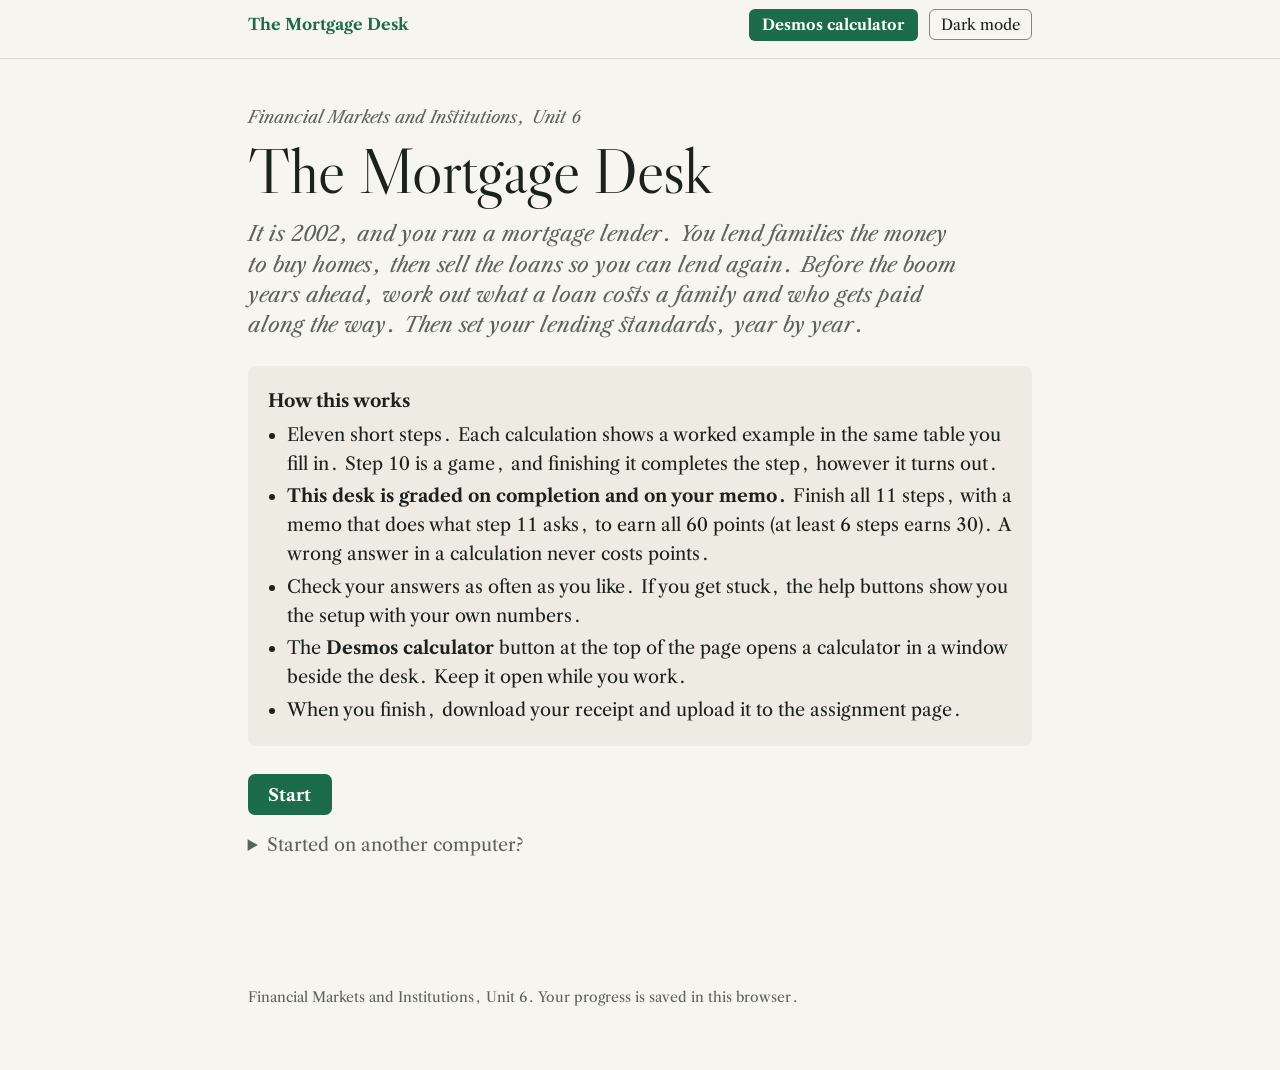
<file: index.html>
<!doctype html>
<html lang="en">
<head>
<meta charset="utf-8">
<meta name="viewport" content="width=device-width, initial-scale=1">
<title>The Mortgage Desk</title>
<meta name="description" content="Financial Markets and Institutions, Unit 6. Work out what a mortgage costs a family, follow a loan through the machine, and run a mortgage lender from 2002 to 2008.">
<link rel="icon" href="data:,">
<link rel="preconnect" href="https://fonts.googleapis.com">
<link rel="preconnect" href="https://fonts.gstatic.com" crossorigin>
<link href="https://fonts.googleapis.com/css2?family=Libre+Caslon+Display&family=Libre+Caslon+Text:ital,wght@0,400;0,700;1,400&family=IBM+Plex+Mono:wght@400;500&display=swap" rel="stylesheet">
<link rel="stylesheet" href="desk.css">
</head>
<body>
<script src="config.js"></script>
<script src="desk-engine.js"></script>
</body>
</html>
</file>
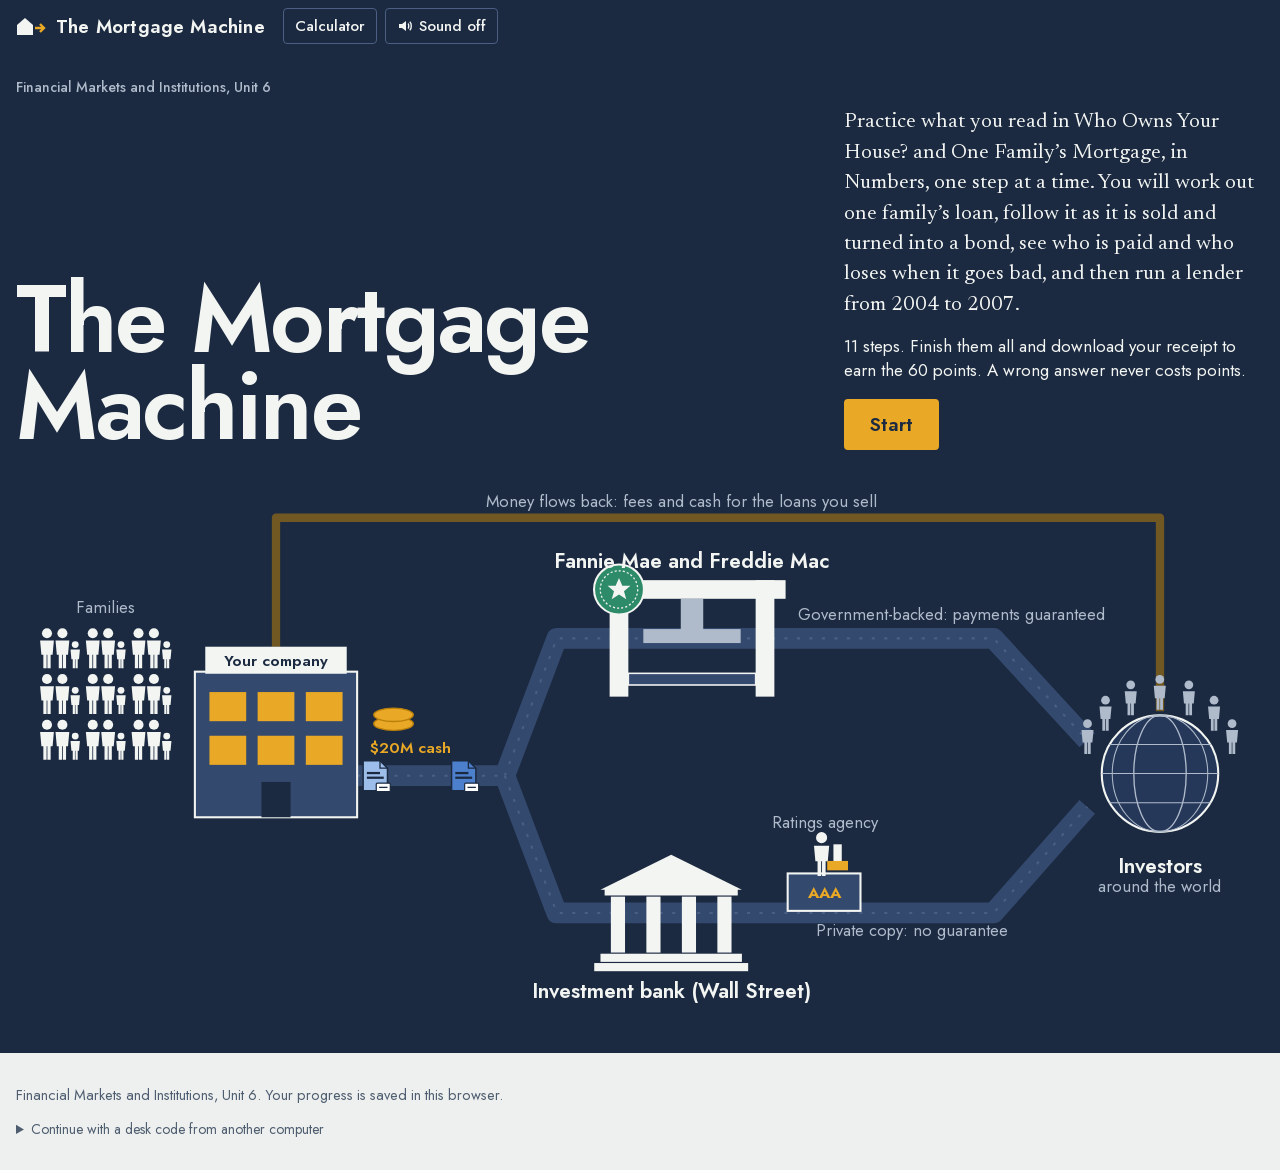
<file: v2/index.html>
<!doctype html>
<html lang="en">
<head>
<meta charset="utf-8">
<meta name="viewport" content="width=device-width, initial-scale=1">
<title>The Mortgage Machine</title>
<meta name="description" content="Financial Markets and Institutions, Unit 6. Price one family's mortgage, watch the machine that sells it on, and run a mortgage lender from 2002 to 2008.">
<link rel="icon" href="data:image/svg+xml,%3Csvg xmlns='http://www.w3.org/2000/svg' viewBox='0 0 32 32'%3E%3Crect width='32' height='32' fill='%231B2A41'/%3E%3Cpath d='M5 15 L14 7 L23 15 V26 H5Z' fill='%23F3F5F2'/%3E%3Ccircle cx='25' cy='22' r='5' fill='%23E9A825'/%3E%3C/svg%3E">
<link rel="preload" href="fonts/jost.woff2" as="font" type="font/woff2" crossorigin>
<link rel="stylesheet" href="css/machine.css">
</head>
<body>
<script src="js/core.js"></script>
<script src="js/rules.js"></script>
<script src="js/hpi.js"></script>
<script src="js/photos.js"></script>
<script src="js/art.js"></script>
<script src="js/app.js"></script>
<script src="js/game.js"></script>
<script>window.MM.boot();</script>
</body>
</html>
</file>
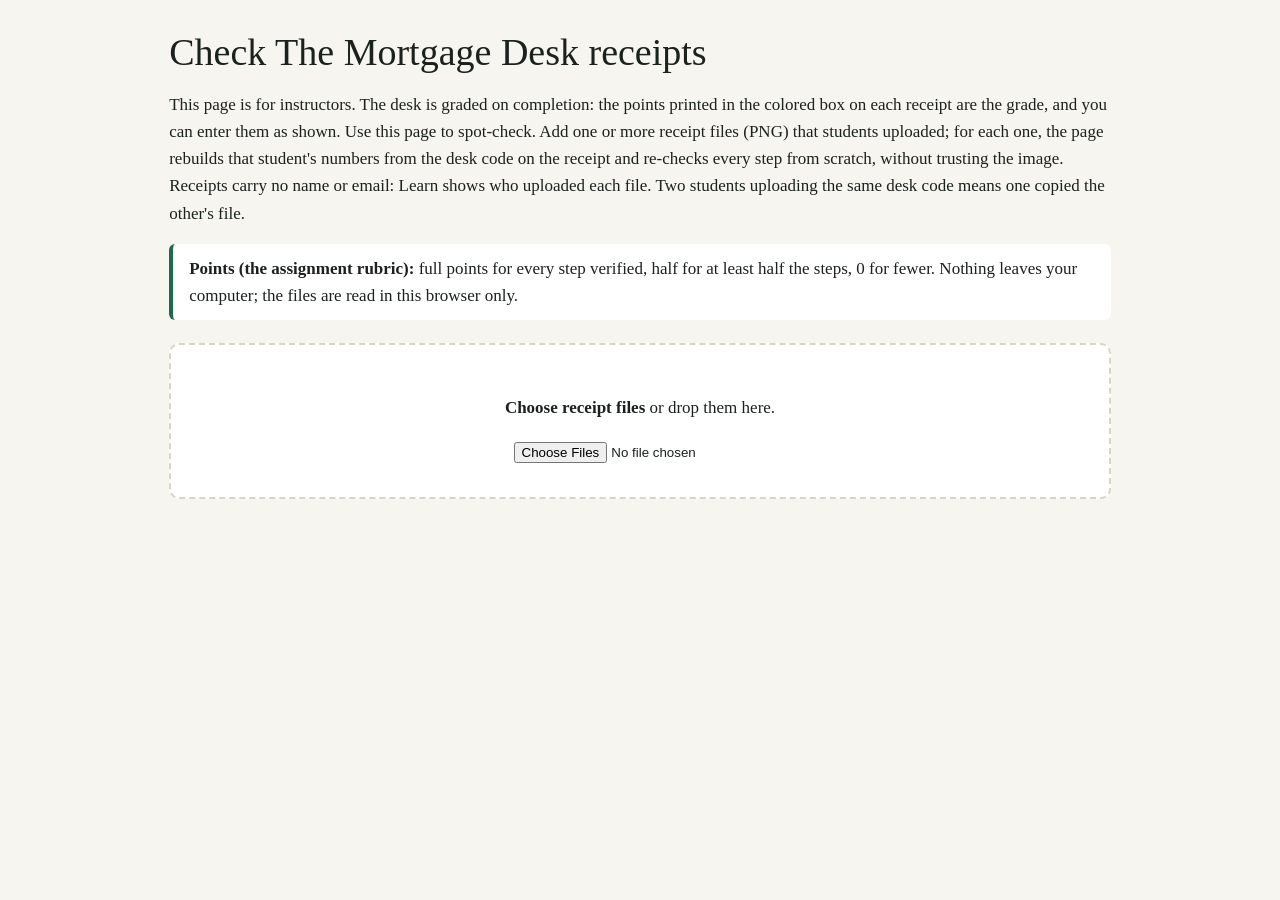
<file: verify.html>
<!doctype html>
<html lang="en">
<head>
<meta charset="utf-8">
<link rel="icon" href="data:,">
<meta name="viewport" content="width=device-width, initial-scale=1">
<title>Check Desk Receipts</title>
<style>
:root{color-scheme:light dark;--bg:#F7F5F0;--surface:#fff;--ink:#1B211D;--muted:#5C625D;--line:#D9D4C8;--ok:#1C7340;--ok-tint:#E0F2E5;--bad:#A8261E;--bad-tint:#FBE7E4;--brand:#1C6B4A}
@media (prefers-color-scheme:dark){:root{--bg:#121815;--surface:#18201C;--ink:#E9EEEA;--muted:#AEBAB3;--line:#2F3B35;--ok:#7DD49A;--ok-tint:#173324;--bad:#FF8D84;--bad-tint:#42201E;--brand:#7DD49A}}
*{box-sizing:border-box}
body{margin:0;background:var(--bg);color:var(--ink);font:17px/1.6 Georgia,'Iowan Old Style',serif}
main{max-width:980px;margin:0 auto;padding:2rem 1.2rem 4rem}
h1{font:400 38px/1.1 Georgia,serif;margin:0 0 .6rem}
.drop{border:2px dashed var(--line);border-radius:10px;padding:2rem;text-align:center;background:var(--surface);margin:1.4rem 0}
.drop.over{border-color:var(--brand)}
:focus-visible{outline:2.5px solid var(--ink);outline-offset:3px}
table{border-collapse:collapse;width:100%;font-size:15px;margin-top:1rem}
th,td{border-bottom:1px solid var(--line);padding:.45rem .5rem;text-align:left;vertical-align:top}
th{font-size:14px}
.ok{color:var(--ok);font-weight:700}.bad{color:var(--bad);font-weight:700}
.note{background:var(--surface);border-left:4px solid var(--brand);padding:.7rem 1rem;border-radius:6px}
code{font-family:ui-monospace,Menlo,monospace;font-size:14px}
</style>
</head>
<body>
<main>
  <h1 id="vt">Check desk receipts</h1>
  <p>This page is for instructors. The desk is graded on completion: the points printed in the colored box on each receipt are the grade, and you can enter them as shown. Use this page to spot-check. Add one or more receipt files (PNG) that students uploaded; for each one, the page rebuilds that student's numbers from the desk code on the receipt and re-checks every step from scratch, without trusting the image. Receipts carry no name or email: Learn shows who uploaded each file. Two students uploading the same desk code means one copied the other's file.</p>
  <p class="note"><b>Points (the assignment rubric):</b> full points for every step verified, half for at least half the steps, 0 for fewer. Nothing leaves your computer; the files are read in this browser only.</p>
  <div class="drop" id="drop">
    <p><label for="files"><b>Choose receipt files</b></label> or drop them here.</p>
    <input type="file" id="files" accept="image/png" multiple>
  </div>
  <div aria-live="polite" id="out"></div>
</main>
<script>window.DESK_NO_UI = true;</script>
<script src="config.js"></script>
<script src="desk-engine.js"></script>
<script>
(function(){
const Desk=DeskEngine.make(window.DESK); document.getElementById('vt').textContent='Check '+DESK.story.title+' receipts'; document.title=document.getElementById('vt').textContent;
const out=document.getElementById('out');
const rows=[];
function esc(s){return String(s==null?'':s).replace(/[&<>"']/g,c=>({'&':'&amp;','<':'&lt;','>':'&gt;','"':'&quot;',"'":'&#39;'}[c]))}
async function handle(files){
  for(const f of files){
    const bytes=new Uint8Array(await f.arrayBuffer());
    const text=Desk.readTextChunk(bytes);
    if(!text){rows.push({file:f.name,error:'No receipt data found. This is not a receipt from this desk, or the image was re-saved (a screenshot or an edited copy loses the data).'});continue;}
    const p=Desk.decodeReceipt(text);
    if(!p){rows.push({file:f.name,error:'The receipt data could not be read.'});continue;}
    const v=Desk.verifyPayload(p);
    rows.push({file:f.name,p,v});
  }
  render();
}
function render(){
  const seen={};rows.forEach(r=>{if(r.p&&r.p.code)seen[r.p.code]=(seen[r.p.code]||0)+1;});
  const dup=r=>seen[r.p.code]>1?' <span class="bad">(same code as another file)</span>':'';
  let h='<table><thead><tr><th scope="col">File</th><th scope="col">Desk code</th><th scope="col">Verified steps</th><th scope="col">Points</th><th scope="col">Checks</th></tr></thead><tbody>';
  for(const r of rows){
    if(r.error){h+=`<tr><td>${esc(r.file)}</td><td colspan="4" class="bad">${esc(r.error)}</td></tr>`;continue;}
    const pts=r.v.points;
    const flags=r.v.problems.length?`<span class="bad">${r.v.problems.map(esc).join('<br>')}</span>`:'<span class="ok">Receipt is intact and every completed step checks out.</span>';
    const att=r.v.rows.map(x=>`${esc(x.label)} ${x.verified?'✓':'–'}${x.attempts?' ('+x.attempts+(x.help?', help '+x.help:'')+')':''}`).join('<br>');
    h+=`<tr><td>${esc(r.file)}</td><td><code>${esc(Desk.h.fmtCode(r.p.code||''))}</code>${dup(r)}<br><small>Issued ${esc(new Date(r.p.issued).toLocaleString())}, code ${esc(Desk.shortCode(r.p.sum||'000000000000'))}</small></td><td>${r.v.done} of ${r.v.total}<br><small>${att}</small></td><td>${pts}</td><td>${flags}${r.p.memo?`<details><summary>Student's note</summary><p>${esc(r.p.memo)}</p></details>`:''}</td></tr>`;
  }
  h+='</tbody></table><p><small>In the step list, the numbers in parentheses are how many times the student pressed Check, and the help level they opened (1 = first row shown, 2 = every row shown). Help never reduces points.</small></p>';
  out.innerHTML=h;
}
const inp=document.getElementById('files'),drop=document.getElementById('drop');
inp.addEventListener('change',()=>handle(inp.files));
['dragenter','dragover'].forEach(e=>drop.addEventListener(e,ev=>{ev.preventDefault();drop.classList.add('over')}));
['dragleave','drop'].forEach(e=>drop.addEventListener(e,ev=>{ev.preventDefault();drop.classList.remove('over')}));
drop.addEventListener('drop',ev=>handle(ev.dataTransfer.files));
})();
</script>
</body>
</html>
</file>
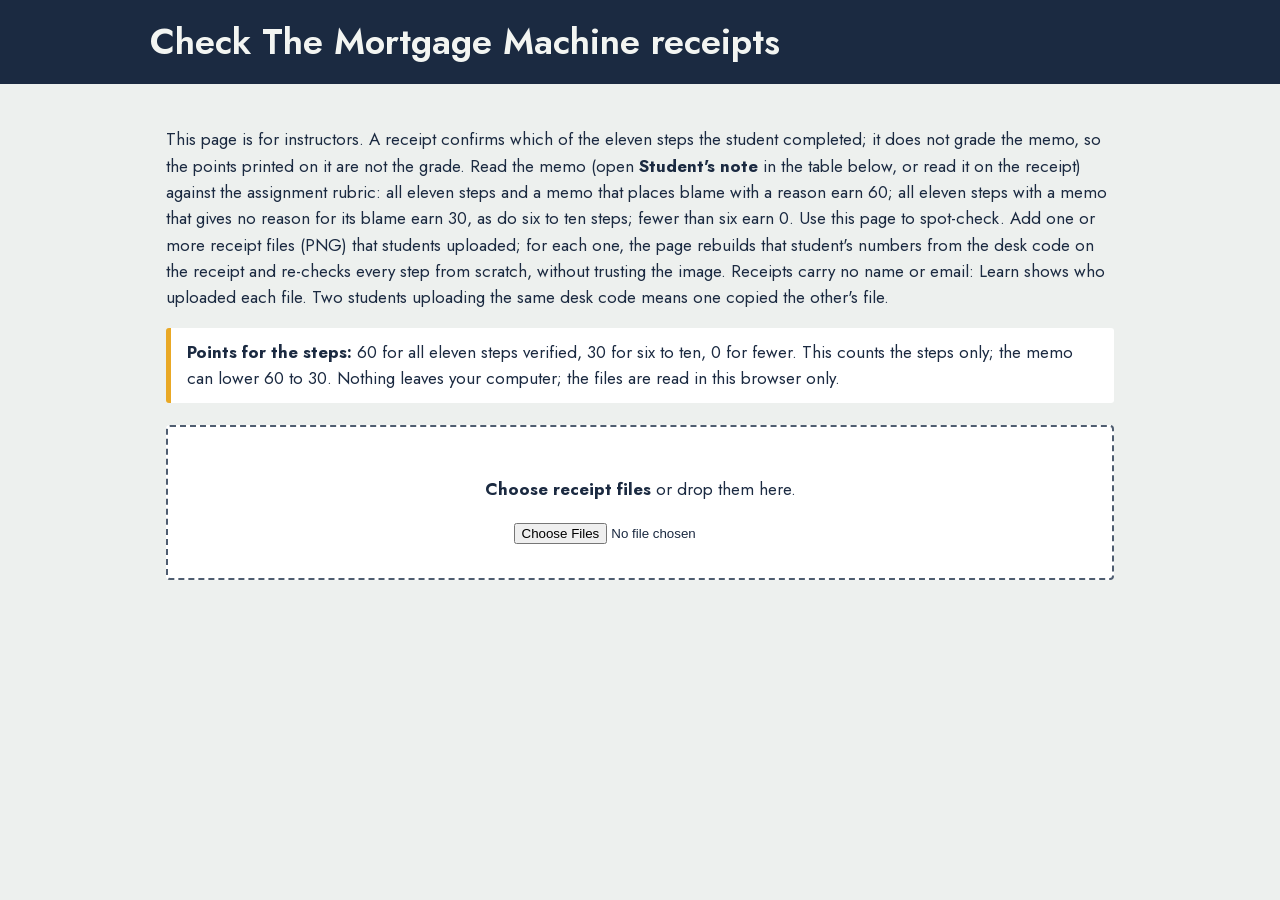
<file: v2/verify.html>
<!doctype html>
<html lang="en">
<head>
<meta charset="utf-8">
<link rel="icon" href="data:,">
<meta name="viewport" content="width=device-width, initial-scale=1">
<title>Check Desk Receipts</title>
<style>
@font-face{font-family:'Jost';src:url(fonts/jost.woff2) format('woff2');font-weight:300 700}
:root{--bg:#EDF0EE;--surface:#fff;--ink:#1B2A41;--muted:#4F5D70;--line:#CBD3D6;--ok:#23735A;--bad:#B03515;--brand:#1B2A41}
*{box-sizing:border-box}
body{margin:0;background:var(--bg);color:var(--ink);font:17px/1.55 Jost,Futura,system-ui,sans-serif}
header{background:var(--ink);color:#F3F5F2;padding:22px 16px}
header div{max-width:980px;margin:0 auto}
main{max-width:980px;margin:0 auto;padding:1.6rem 16px 4rem}
h1{font:600 36px/1.1 Jost,sans-serif;margin:0}
.drop{border:2px dashed var(--muted);border-radius:4px;padding:2rem;text-align:center;background:var(--surface);margin:1.4rem 0}
.drop.over{border-color:var(--ink)}
:focus-visible{outline:3px solid var(--ink);outline-offset:3px}
table{border-collapse:collapse;width:100%;font-size:15px;margin-top:1rem;background:var(--surface)}
th,td{border-bottom:1px solid var(--line);padding:.5rem .55rem;text-align:left;vertical-align:top}
th{font-size:14px;font-weight:500;color:var(--muted)}
.ok{color:var(--ok);font-weight:600}.bad{color:var(--bad);font-weight:600}
.note{background:var(--surface);border-left:5px solid #E9A825;padding:.7rem 1rem;border-radius:3px}
code{font-family:ui-monospace,Menlo,monospace;font-size:14px}
</style>
</head>
<body>
<header><div><h1 id="vt">Check desk receipts</h1></div></header>
<main>
  <p>This page is for instructors. A receipt confirms which of the eleven steps the student completed; it does not grade the memo, so the points printed on it are not the grade. Read the memo (open <b>Student's note</b> in the table below, or read it on the receipt) against the assignment rubric: all eleven steps and a memo that places blame with a reason earn 60; all eleven steps with a memo that gives no reason for its blame earn 30, as do six to ten steps; fewer than six earn 0. Use this page to spot-check. Add one or more receipt files (PNG) that students uploaded; for each one, the page rebuilds that student's numbers from the desk code on the receipt and re-checks every step from scratch, without trusting the image. Receipts carry no name or email: Learn shows who uploaded each file. Two students uploading the same desk code means one copied the other's file.</p>
  <p class="note"><b>Points for the steps:</b> 60 for all eleven steps verified, 30 for six to ten, 0 for fewer. This counts the steps only; the memo can lower 60 to 30. Nothing leaves your computer; the files are read in this browser only.</p>
  <div class="drop" id="drop">
    <p><label for="files"><b>Choose receipt files</b></label> or drop them here.</p>
    <input type="file" id="files" accept="image/png" multiple>
  </div>
  <div aria-live="polite" id="out"></div>
</main>
<script>window.DESK_NO_UI = true;</script>
<script src="js/core.js"></script>
<script src="js/rules.js"></script>
<script>window.DESK_V2 = window.DESK;</script>
<script src="js/rules-v1.js"></script>
<script>window.DESK_V1 = window.DESK; window.DESK = window.DESK_V2;</script>
<script>
(function(){
const DESKS={1:DeskEngine.make(window.DESK_V1),3:DeskEngine.make(window.DESK_V2)}; const Desk=DESKS[3]; /* version 1 receipts are checked with version 1 rules (rule 16) */ document.getElementById('vt').textContent='Check '+DESK.story.title+' receipts'; document.title=document.getElementById('vt').textContent;
const out=document.getElementById('out');
const rows=[];
function esc(s){return String(s==null?'':s).replace(/[&<>"']/g,c=>({'&':'&amp;','<':'&lt;','>':'&gt;','"':'&quot;',"'":'&#39;'}[c]))}
async function handle(files){
  for(const f of files){
    const bytes=new Uint8Array(await f.arrayBuffer());
    const text=Desk.readTextChunk(bytes);
    if(!text){rows.push({file:f.name,error:'No receipt data found. This is not a receipt from this desk, or the image was re-saved (a screenshot or an edited copy loses the data).'});continue;}
    const p=Desk.decodeReceipt(text);
    if(!p){rows.push({file:f.name,error:'The receipt data could not be read.'});continue;}
    const v=(DESKS[p.v]||Desk).verifyPayload(p);
    rows.push({file:f.name,p,v});
  }
  render();
}
function render(){
  const seen={};rows.forEach(r=>{if(r.p&&r.p.code)seen[r.p.code]=(seen[r.p.code]||0)+1;});
  const dup=r=>seen[r.p.code]>1?' <span class="bad">(same code as another file)</span>':'';
  let h='<table><thead><tr><th scope="col">File</th><th scope="col">Desk code</th><th scope="col">Verified steps</th><th scope="col">Points for the steps</th><th scope="col">Checks</th></tr></thead><tbody>';
  for(const r of rows){
    if(r.error){h+=`<tr><td>${esc(r.file)}</td><td colspan="4" class="bad">${esc(r.error)}</td></tr>`;continue;}
    const pts=r.v.points;
    const flags=r.v.problems.length?`<span class="bad">${r.v.problems.map(esc).join('<br>')}</span>`:'<span class="ok">Receipt is intact and every completed step checks out.</span>';
    const att=r.v.rows.map(x=>`${esc(x.label)} ${x.verified?'✓':'✗'}${x.attempts?' ('+x.attempts+(x.help?', help '+x.help:'')+')':''}`).join('<br>');
    h+=`<tr><td>${esc(r.file)}</td><td><code>${esc(Desk.h.fmtCode(r.p.code||''))}</code>${dup(r)}<br><small>Issued ${esc(new Date(r.p.issued).toLocaleString())}, code ${esc(Desk.shortCode(r.p.sum||'000000000000'))}</small></td><td>${r.v.done} of ${r.v.total}<br><small>${att}</small></td><td>${pts}</td><td>${flags}${r.p.memo?`<details><summary>Student's note</summary><p>${esc(r.p.memo)}</p></details>`:''}</td></tr>`;
  }
  h+='</tbody></table><p><small>In the step list, the numbers in parentheses are how many times the student pressed Check, and the help level they opened (1 = first row shown, 2 = every row shown). Help never reduces points.</small></p>';
  out.innerHTML=h;
}
const inp=document.getElementById('files'),drop=document.getElementById('drop');
inp.addEventListener('change',()=>handle(inp.files));
['dragenter','dragover'].forEach(e=>drop.addEventListener(e,ev=>{ev.preventDefault();drop.classList.add('over')}));
['dragleave','drop'].forEach(e=>drop.addEventListener(e,ev=>{ev.preventDefault();drop.classList.remove('over')}));
drop.addEventListener('drop',ev=>handle(ev.dataTransfer.files));
})();
</script>
</body>
</html>
</file>
<file: desk.css>
/* Shared desk styles (from FINAN IV Unit 5, 2026-11-02). */
:root{color-scheme:light;
  --bg:#F7F5F0;--surface:#FFFFFF;--panel:#EEEBE3;--line:#D9D4C8;--line-strong:#8A8475;
  --ink:#1B211D;--muted:#5C625D;--brand:#1C6B4A;--brand-ink:#FFFFFF;--brand-tint:#E2F0E8;
  --ok:#1C7340;--ok-tint:#E0F2E5;--bad:#A8261E;--bad-tint:#FBE7E4;--hint:#3B5469;--hint-tint:#E5ECF2;--focus:#1B211D;--hl:#FFF1B8;
  --serif:'Libre Caslon Text','Iowan Old Style',Georgia,serif;--display:'Libre Caslon Display','Libre Caslon Text',Georgia,serif;
  --mono:'IBM Plex Mono',ui-monospace,Menlo,Consolas,monospace;}
:root[data-theme="dark"]{color-scheme:dark;
  --bg:#121815;--surface:#18201C;--panel:#1F2924;--line:#2F3B35;--line-strong:#71807A;
  --ink:#E9EEEA;--muted:#AEBAB3;--brand:#7DD49A;--brand-ink:#0F1512;--brand-tint:#1B3326;
  --ok:#7DD49A;--ok-tint:#173324;--bad:#FF8D84;--bad-tint:#42201E;--hint:#A8BCCE;--hint-tint:#1C2A36;--focus:#E9EEEA;--hl:#4A4220;}
*{box-sizing:border-box}
[hidden]{display:none!important}
html,body{margin:0}
body{background:var(--bg);color:var(--ink);font:18px/1.6 var(--serif);font-variant-numeric:lining-nums tabular-nums}
a{color:var(--ink);text-underline-offset:.2em}
:focus-visible{outline:2.5px solid var(--focus);outline-offset:3px;border-radius:3px}
.sr-only{position:absolute;width:1px;height:1px;padding:0;margin:-1px;overflow:hidden;clip:rect(0,0,0,0);white-space:nowrap;border:0}
.skip{position:absolute;left:-9999px;top:0;background:var(--brand);color:var(--brand-ink);padding:.6rem 1rem;z-index:10}
.skip:focus{left:0}
header.bar{position:sticky;top:0;z-index:5;background:var(--bg);border-bottom:1px solid var(--line)}
.bar-in{max-width:820px;margin:0 auto;padding:.55rem 1.1rem;display:flex;align-items:center;gap:.7rem;flex-wrap:wrap}
.brand{font-style:italic;color:var(--muted);font-size:16px;margin-right:auto}
.brand b{font-style:normal;color:var(--brand);font-weight:700}
.btn-quiet{font:15px var(--serif);background:none;border:1px solid var(--line-strong);color:var(--ink);border-radius:6px;padding:.3rem .7rem;cursor:pointer}
.btn-quiet[aria-pressed="true"]{background:var(--ink);color:var(--bg);border-color:var(--ink)}
.btn-calc{text-decoration:none;display:inline-block;font:700 15px var(--serif);background:var(--brand);color:var(--brand-ink);border:0;border-radius:6px;padding:.4rem .85rem;cursor:pointer}
nav.steps{max-width:820px;margin:0 auto;padding:0 1.1rem .55rem;overflow-x:auto}
nav.steps ol{display:flex;flex-wrap:wrap;gap:6px;list-style:none;margin:0;padding:0}
nav.steps button{font:14px var(--serif);border:1.5px solid var(--line-strong);background:var(--surface);color:var(--ink);border-radius:999px;padding:.2rem .7rem;cursor:pointer}
nav.steps button.done{background:var(--brand);border-color:var(--brand);color:var(--brand-ink)}
nav.steps button.done::before{content:"✓ "}
nav.steps button[aria-current="step"]{outline:2px solid var(--ink);outline-offset:2px}
.navnote{max-width:820px;margin:0 auto;padding:0 1.1rem .5rem;font-size:14px;color:var(--muted)}
main{max-width:820px;margin:0 auto;padding:1.2rem 1.1rem 7rem}
.kicker{font-style:italic;color:var(--muted);margin:1.6rem 0 .5rem;font-size:17px}
h1{font:400 clamp(40px,7vw,64px)/1 var(--display);letter-spacing:-.01em;margin:0 0 1rem}
.dek{font-style:italic;font-size:21px;line-height:1.45;color:var(--muted);max-width:34em;margin:0 0 1.6rem}
h2{font:400 30px/1.15 var(--display);margin:0 0 .5rem}
h3{font:700 18px var(--serif);margin:1.2rem 0 .3rem}
.place{font-style:italic;color:var(--muted);margin:0 0 .8rem}
.box{background:var(--panel);border-radius:8px;padding:1rem 1.25rem;margin:0 0 1.4rem}
.box p{margin:.3rem 0}.box ul{margin:.3rem 0;padding-left:1.2rem}.box li{margin:.25rem 0}
form.start{display:grid;gap:1rem;max-width:30rem}
.start{display:grid;gap:1rem;max-width:30rem}
.resume summary{cursor:pointer;color:var(--muted)}
.resume form{display:grid;gap:.6rem;margin-top:.8rem}
.code{font-family:var(--mono);letter-spacing:.06em}
label{display:block;font-weight:700;font-size:16px;margin-bottom:.25rem}
.field-help{font-size:15px;color:var(--muted);margin:.25rem 0 0}
input[type=text],input[type=email],textarea{width:100%;font:18px var(--serif);padding:.55rem .7rem;border:1.5px solid var(--line-strong);border-radius:6px;background:var(--surface);color:var(--ink)}
textarea{min-height:9rem;line-height:1.5}
input.money{font:500 19px var(--mono);width:14rem;max-width:100%;padding:.5rem .7rem;border:1.5px solid var(--line-strong);border-radius:6px;background:var(--surface);color:var(--ink)}
.btn{text-decoration:none;display:inline-block;font:700 17px var(--serif);background:var(--brand);color:var(--brand-ink);border:0;border-radius:7px;padding:.65rem 1.3rem;cursor:pointer}
.btn[disabled]{opacity:.5;cursor:not-allowed}
.btn.secondary{background:transparent;color:var(--ink);border:1.5px solid var(--line-strong)}
.btn.small{font-size:15px;padding:.4rem .9rem}
.memo{background:var(--surface);border:1px solid var(--line);border-radius:10px;padding:1.4rem 1.5rem 1.2rem;box-shadow:0 1px 0 var(--line)}
.memo-head{display:flex;justify-content:space-between;gap:1rem;flex-wrap:wrap;font-size:15px;color:var(--muted);border-bottom:1px solid var(--line);padding-bottom:.6rem;margin-bottom:1rem}
.memo-head b{color:var(--ink)}
.stamp{font:500 13px var(--mono);letter-spacing:.06em;text-transform:uppercase;border:1.5px solid currentColor;border-radius:4px;padding:.05rem .45rem;color:var(--brand)}
.memo p{margin:.5rem 0}
.tw{overflow-x:auto;max-width:100%}
table.cf{border-collapse:collapse;margin:1rem 0 .5rem;font:16px var(--mono);width:100%;max-width:44rem}
table.cf caption{text-align:left;font:italic 15px var(--serif);color:var(--muted);padding-bottom:.35rem}
table.cf th{font:700 14px var(--serif);text-align:right;padding:.35rem .6rem;border-bottom:1.5px solid var(--line-strong);vertical-align:bottom}
table.cf th:first-child,table.cf td:first-child{text-align:left}
table.cf td{text-align:right;padding:.3rem .6rem;border-bottom:1px solid var(--line);vertical-align:middle;white-space:nowrap}
table.cf tfoot td[colspan]{white-space:normal;text-align:left}
table.cf td.neg{color:var(--bad)}
table.cf td.lbl{font:16px var(--serif);white-space:normal;text-align:left}
table.cf td .ex{display:block;font-size:12.5px;color:var(--muted)}
table.cf input{font:15px var(--mono);width:9.5rem;text-align:right;padding:.2rem .35rem;border:1.5px solid var(--line-strong);border-radius:4px;background:var(--surface);color:var(--ink)}
table.cf input.good{border-color:var(--ok);background:var(--ok-tint)}
table.cf input.wrong{border-color:var(--bad);background:var(--bad-tint)}
table.cf input[readonly]{background:var(--panel);border-style:dashed}
table.cf .mark{display:inline-block;width:1.2em;text-align:center;font-family:var(--serif)}
table.cf tfoot td{border-bottom:0;padding-top:.45rem}
table.cf tfoot tr.total td{font-weight:500;border-top:1.5px solid var(--line-strong)}
table.cf tr.hl td{background:var(--hl)}
.reveal{animation:fade .35s ease}
@keyframes fade{from{opacity:0}to{opacity:1}}
@media (prefers-reduced-motion:reduce){.reveal{animation:none}}
.pair{display:grid;grid-template-columns:1fr 1fr;gap:1rem}
@media (max-width:680px){header.bar{position:static}.pair{grid-template-columns:1fr}table.cf{font-size:13px}table.cf input{width:6.4rem;font-size:13px}table.cf th,table.cf td{padding:.3rem .2rem}table.cf th{font-size:12.5px}.today{display:none}.memo{padding:1.1rem .8rem}table.cf .mark{width:.9em}}
.formula{font:500 16px var(--mono);background:var(--panel);border-radius:6px;padding:.6rem .8rem;margin:.6rem 0;line-height:1.7}.formula span{white-space:nowrap}
.ask{margin-top:1.2rem;display:grid;gap:1rem}
fieldset{border:0;padding:0;margin:0}
legend{font-weight:700;font-size:16px;margin-bottom:.35rem}
.choices{display:flex;gap:.6rem;flex-wrap:wrap}
.choices.stack{flex-direction:column;align-items:flex-start}
.choice{position:relative}
.choice input{position:absolute;opacity:0;inset:0}
.choice span{display:inline-block;border:1.5px solid var(--line-strong);border-radius:999px;padding:.35rem 1rem;font-size:16px;cursor:pointer;background:var(--surface)}
.choices.stack .choice span{border-radius:8px;text-align:left}
.choice input:checked + span{background:var(--ink);color:var(--bg);border-color:var(--ink)}
.choice input:focus-visible + span{outline:2.5px solid var(--focus);outline-offset:3px}
.actions{display:flex;gap:.8rem;align-items:center;flex-wrap:wrap;margin-top:.4rem}
.fb{border-radius:8px;padding:.8rem 1rem;margin-top:.8rem;font-size:17px}
.fb:empty{display:none}
.fb.ok{background:var(--ok-tint);border-left:4px solid var(--ok)}
.fb.bad{background:var(--bad-tint);border-left:4px solid var(--bad)}
.fb.hint{background:var(--hint-tint);border-left:4px solid var(--hint)}
.fb b{font-weight:700}
.attempts{font-size:14px;color:var(--muted)}
.q{border-top:1px solid var(--line);padding:1rem 0 .4rem}
.q:first-of-type{border-top:0}
.small{font-size:15px;color:var(--muted)}
.slider-wrap{margin:1rem 0}
input[type=range]{width:100%;max-width:30rem;accent-color:var(--brand)}
.readout{font:500 18px var(--mono)}
svg.curve{width:100%;max-width:36rem;height:auto;display:block;background:var(--panel);border-radius:8px;margin:.6rem 0}
svg.curve text{font:13px var(--serif);fill:var(--muted)}
.cert-preview{max-width:100%;border:1px solid var(--line);border-radius:6px;margin:1rem 0;display:block}
ul.check{list-style:none;padding:0;margin:.6rem 0 1rem}
ul.check li{display:flex;gap:.6rem;align-items:center;padding:.3rem 0;border-bottom:1px solid var(--line)}
ul.check .st{font:500 14px var(--mono);min-width:5.5rem}
ul.check .st.ok{color:var(--ok)}ul.check .st.no{color:var(--bad)}
.points{font:400 44px/1 var(--display);margin:.2rem 0 .6rem}
.wc{font-size:14px;color:var(--muted)}
/* calculator: a link to Desmos */
.calc-strip{margin:1.1rem 0 .4rem;padding:.6rem .8rem;border-left:4px solid var(--brand);background:var(--panel);border-radius:0 8px 8px 0}
.calc-strip .small{margin:.45rem 0 0}
footer{max-width:820px;margin:0 auto;padding:0 1.1rem 3rem;font-size:14px;color:var(--muted)}
.pager{display:flex;justify-content:space-between;align-items:center;gap:.75rem;flex-wrap:wrap;margin:1.75rem 0 0;padding-top:1.1rem;border-top:1px solid var(--line)}.pager[hidden]{display:none}
#nextRow{display:none}
.practice-banner{background:var(--hint-tint);border-left:4px solid var(--hint);padding:.6rem .9rem;border-radius:6px;margin:0 0 1rem}
/* opt-in blocks (2026-11-05): parts, autosave, worked example, sources */
.part,.ask>*{min-width:0}
.part>p:first-child{margin-top:0}
.part>.field,.part>fieldset,.part>.tw{margin-top:.6rem}
.part+.part{border-top:1px solid var(--line);padding-top:1rem}
.autosave{font-size:15px;color:var(--muted);margin:0;min-height:1.5em}
.autosave.ok{color:var(--ok);font-weight:700}
.autosave.ok::before{content:"✓ "}
.fb.note{background:var(--panel);border-left:4px solid var(--line-strong)}
details.example{background:var(--brand-tint);border-left:4px solid var(--brand);border-radius:8px;padding:.55rem 1rem .6rem;margin:1rem 0}
details.example summary,details.sources summary{cursor:pointer;font-weight:700;font-size:16px}
details.example summary{color:var(--brand)}
details.example .ex-body{font-size:16.5px}
details.example .ex-body p{margin:.3rem 0}
details.example .ex-body .formula{margin:.4rem 0}
details.sources{margin-top:1.2rem;border-top:1px solid var(--line);padding-top:.6rem;font-size:15px;color:var(--muted)}
details.sources summary{font-size:15px;color:var(--muted)}
details.sources .sources-body{margin-top:.4rem}
details.sources .sources-body p,details.sources .sources-body ul{margin:.3rem 0}

/* ladder tables (2026-11-11): worked example and student version share one layout */
table.cf.ladder td.lbl{font:16px var(--serif)}
table.cf.ladder.filled{background:var(--brand-tint)}
table.cf.ladder td:nth-child(2){color:var(--muted)}
</file>
<file: v2/css/machine.css>
/* The Mortgage Machine. Isotype on an ink stage: see ../../DESIGN.md for the palette's meanings. */
@font-face { font-family: 'Jost'; src: url(../fonts/jost.woff2) format('woff2'); font-weight: 300 700; font-style: normal; font-display: swap; }
@font-face { font-family: 'Newsreader'; src: url(../fonts/newsreader.woff2) format('woff2'); font-weight: 300 700; font-style: normal; font-display: swap; }
@font-face { font-family: 'Newsreader'; src: url(../fonts/newsreader-italic.woff2) format('woff2'); font-weight: 400; font-style: italic; font-display: swap; }

:root {
  --ink: #1B2A41; --ink-2: #26385A; --ink-3: #34496E; --ink-line: #4A5F83;
  --paper: #EDF0EE; --sheet: #FFFFFF; --rule: #CBD3D6; --muted: #4F5D70;
  --on-ink: #F3F5F2; --on-ink-muted: #AFBBCB;
  --green: #2E8B6A; --green-text: #23735A; --green-tint: #DDEFE6;
  --gold: #E9A825; --gold-text: #8A5D00; --gold-tint: #FBF0D4;
  --blue: #4C7FCC; --blue-2: #9DBDEB; --blue-text: #2D5BA3;
  --red: #E4572E; --red-text: #B03515; --red-tint: #FBE5DD;
  --sans: 'Jost', 'Futura', 'Century Gothic', system-ui, sans-serif;
  --serif: 'Newsreader', 'Iowan Old Style', Georgia, serif;
  --gutter: 16px;
}
* { box-sizing: border-box; }
html { -webkit-text-size-adjust: 100%; }
body { margin: 0; background: var(--paper); color: var(--ink); font: 400 18px/1.5 var(--sans); }
img, svg { display: block; max-width: 100%; }
button, input, textarea { font: inherit; color: inherit; }
a { color: var(--blue-text); }
.sr-only { position: absolute !important; width: 1px; height: 1px; overflow: hidden; clip: rect(0 0 0 0); white-space: nowrap; }
.skip { position: absolute; left: -999px; top: 8px; background: var(--sheet); padding: 8px 12px; z-index: 50; }
.skip:focus { left: 8px; }
:focus-visible { outline: 3px solid var(--ink); outline-offset: 3px; }
.stage :focus-visible, .on-ink :focus-visible, header :focus-visible { outline-color: var(--gold); }
/* 2026-11-19 (accessibility audit): a control on a white card that sits on the ink stage gets the ink ring (gold on white was 2.1:1). */
.stage .chip :focus-visible, .stage .ratecard :focus-visible { outline-color: var(--ink); outline-offset: 1px; }

/* ---------- header and the line map (step navigation) ---------- */
header.top { background: var(--ink); color: var(--on-ink); position: relative; z-index: 5; }
.top-in { max-width: 1440px; margin: 0 auto; padding: 10px var(--gutter) 0; display: flex; align-items: center; gap: 12px; }
.wordmark { font: 600 19px/1 var(--sans); letter-spacing: .01em; margin-right: auto; display: flex; align-items: center; gap: 10px; }
.wordmark svg { width: 30px; height: 22px; }
.tool { background: transparent; border: 1.5px solid var(--ink-line); color: var(--on-ink); border-radius: 4px; padding: 6px 11px; font: 500 15px/1.2 var(--sans); cursor: pointer; text-decoration: none; display: inline-flex; align-items: center; gap: 6px; min-height: 36px; }
.tool:hover { border-color: var(--on-ink-muted); }
.tool[aria-pressed="true"] { background: var(--ink-3); }
.tool svg { width: 16px; height: 16px; }
@media (max-width: 520px) { #sndBtn span { position: absolute; width: 1px; height: 1px; overflow: hidden; clip: rect(0 0 0 0); } .wordmark { font-size: 17px; } }
nav.line { max-width: 1440px; margin: 0 auto; padding: 8px var(--gutter) 12px; }
.line ol { list-style: none; margin: 0; padding: 0; display: flex; align-items: flex-end; gap: 0; position: relative; }
.line li { flex: 1 1 0; display: flex; flex-direction: column; align-items: center; position: relative; min-width: 0; }
.line li::before { content: ''; position: absolute; left: 0; right: 0; bottom: 13px; height: 3px; background: var(--ink-line); z-index: 0; }
.line li:first-child::before { left: 50%; } .line li:last-child::before { right: 50%; }
.line li.act-start .act { visibility: visible; }
.line .act { visibility: hidden; font: 500 12.5px/1.2 var(--sans); color: var(--on-ink-muted); white-space: nowrap; align-self: flex-start; margin: 0 0 6px 2px; height: 15px; }
.line button { position: relative; z-index: 1; width: 28px; height: 28px; border-radius: 50%; border: 2px solid var(--on-ink-muted); background: var(--ink); color: var(--on-ink); font: 600 13px/1 var(--sans); cursor: pointer; padding: 0; display: grid; place-items: center; }
.line button.done { background: var(--green); border-color: var(--green); }
.line button.done span { display: none; } .line button.done::after { content: ''; width: 9px; height: 5px; border-left: 2.5px solid #fff; border-bottom: 2.5px solid #fff; transform: rotate(-45deg) translate(1px, -1px); }
.line button[aria-current="step"] { border-color: var(--gold); box-shadow: 0 0 0 3px rgba(233,168,37,.35); }
.line li.receipt button { border-radius: 4px; width: 30px; }
.line-now { font: 500 14px/1.3 var(--sans); color: var(--on-ink-muted); margin: 8px 0 0; }
.line-now b { color: var(--on-ink); font-weight: 600; }
@media (max-width: 700px) { .line .act { display: none; } .line button { width: 26px; height: 26px; font-size: 12px; } }

/* ---------- a beat: stage (the world) and work (the paper) ---------- */
main { display: block; }
.beat { display: grid; grid-template-columns: minmax(0, 1fr) minmax(380px, 520px); grid-template-rows: auto 1fr; grid-template-areas: "stage head" "stage work"; min-height: calc(100vh - 110px); max-width: 1440px; margin: 0 auto; background: var(--paper); }
.work-head { grid-area: head; padding: 26px 30px 0; }
.stage { grid-area: stage; background: var(--ink); color: var(--on-ink); position: relative; overflow: clip; }
.work { grid-area: work; background: var(--paper); padding: 4px 30px 40px; }
.stage-in { position: sticky; top: 0; padding: 22px 26px 26px; display: flex; flex-direction: column; justify-content: flex-start; }
.stage svg.world { width: 100%; height: auto; }
.stage .caption { font: 400 15px/1.45 var(--sans); color: var(--on-ink-muted); margin: 10px 0 0; max-width: 46em; }
.stage .caption b { color: var(--on-ink); font-weight: 600; }
@media (max-width: 980px) {
  .beat { grid-template-columns: 1fr; grid-template-rows: auto; grid-template-areas: "head" "stage" "work"; min-height: 0; }
  .work-head { padding: 18px var(--gutter) 10px; }
  .stage-in { position: static; padding: 14px var(--gutter) 16px; }
  .work { padding: 6px var(--gutter) 32px; }
}
.kicker { font: 500 14px/1.3 var(--sans); color: var(--muted); margin: 0 0 6px; }
h1, h2 { font-family: var(--sans); font-weight: 600; letter-spacing: -.01em; margin: 0; }
h2 { font-size: 34px; line-height: 1.08; margin-bottom: 10px; }
@media (max-width: 700px) { h2 { font-size: 28px; } }
.place { font: italic 400 20px/1.35 var(--serif); margin: 0 0 8px; color: var(--ink); }
.ask { font: 400 19px/1.5 var(--serif); margin: 0 0 16px; max-width: 34em; }
.ask b { font-family: var(--sans); font-weight: 600; font-size: .95em; }
.small { font-size: 15px; color: var(--muted); }

/* ---------- the loan sheet (worked example and the student's version) ---------- */
.sheet { background: var(--sheet); border: 1.5px solid var(--ink); border-radius: 3px; margin: 14px 0; position: relative; }
.sheet-head { display: flex; align-items: center; justify-content: space-between; gap: 10px; padding: 9px 14px; border-bottom: 1.5px solid var(--ink); font: 600 15px/1.25 var(--sans); }
.sheet-head .who { font-weight: 400; color: var(--muted); }
.sheet.example { border-style: dashed; border-color: var(--ink-line); background: #F8F9F8; }
.sheet.example .sheet-head { border-bottom-style: dashed; border-color: var(--ink-line); }
.sheet .tag { font: 600 12.5px/1 var(--sans); padding: 4px 7px; border-radius: 3px; background: var(--ink); color: var(--on-ink); white-space: nowrap; }
.sheet.example .tag { background: transparent; color: var(--ink); border: 1.5px solid var(--ink-line); }
.row { display: grid; grid-template-columns: minmax(0, 1fr) 150px; gap: 4px 12px; align-items: center; padding: 9px 14px; border-top: 1px solid var(--rule); }
.row:first-of-type { border-top: 0; }
.row .lbl { font: 500 16px/1.25 var(--sans); }
.row .calc { font: 400 14.5px/1.3 var(--sans); color: var(--muted); grid-column: 1; }
.row .res { grid-column: 2; grid-row: 1 / span 2; justify-self: end; font: 600 18px/1 var(--sans); font-variant-numeric: tabular-nums; display: flex; align-items: center; gap: 6px; }
.row.given .res { color: var(--ink); }
.row input { width: 140px; padding: 8px 9px; border: 1.5px solid var(--ink); border-radius: 3px; background: var(--sheet); font: 600 18px/1.1 var(--sans); text-align: right; font-variant-numeric: tabular-nums; }
.row input::placeholder { color: #8994A3; font-weight: 400; }
.row input.good { border-color: var(--green); background: var(--green-tint); }
.row input.wrong { border-color: var(--red-text); background: var(--red-tint); }
.mark { width: 22px; flex: 0 0 22px; text-align: center; font-weight: 700; }
.mark.ok { color: var(--green-text); } .mark.no { color: var(--red-text); }
@media (max-width: 420px) { .row { grid-template-columns: minmax(0, 1fr) 128px; padding: 9px 11px; } .row input { width: 118px; } }

/* rate card */
.ratecard { background: var(--sheet); border: 1.5px solid var(--ink); border-radius: 3px; margin: 12px 0; max-width: 330px; }
.ratecard h3 { font: 600 15px/1.25 var(--sans); margin: 0; padding: 9px 13px; background: var(--ink); color: var(--on-ink); }
.ratecard table { border-collapse: collapse; width: 100%; font: 400 16px/1.2 var(--sans); font-variant-numeric: tabular-nums; }
.ratecard caption { text-align: left; font: 400 13.5px/1.3 var(--sans); color: var(--muted); padding: 7px 13px 2px; }
.ratecard th, .ratecard td { padding: 6px 13px; border-top: 1px solid var(--rule); text-align: left; }
.ratecard th { font-weight: 500; font-size: 13.5px; color: var(--muted); }
.ratecard td + td, .ratecard th + th { text-align: right; }
.ratecard tr.hl td { background: var(--gold-tint); font-weight: 600; }
.ratecard tr.hl td:first-child { box-shadow: inset 4px 0 0 var(--gold); }

/* ---------- buttons, feedback, help ---------- */
.actions { display: flex; flex-wrap: wrap; align-items: center; gap: 10px; margin: 16px 0 0; }
.btn { appearance: none; border: 2px solid var(--ink); background: var(--ink); color: var(--on-ink); font: 600 17px/1 var(--sans); padding: 12px 18px; border-radius: 4px; cursor: pointer; min-height: 46px; text-decoration: none; display: inline-flex; align-items: center; gap: 8px; }
.btn:hover { background: var(--ink-3); border-color: var(--ink-3); }
.btn.ghost { background: transparent; color: var(--ink); }
.btn.ghost:hover { background: var(--sheet); }
.btn.small { font-size: 15px; padding: 8px 12px; min-height: 38px; }
.btn.gold { background: var(--gold); border-color: var(--gold); color: var(--ink); }
.btn.gold:hover { background: #F2BA43; }
.btn[disabled] { opacity: .45; cursor: not-allowed; }
.attempts { font-size: 14px; color: var(--muted); }
.fb { margin: 14px 0 0; padding: 12px 14px; border-radius: 3px; font: 400 17px/1.45 var(--sans); display: none; }
.fb.show { display: block; }
.fb.ok { background: var(--green-tint); border-left: 5px solid var(--green); }
.fb.bad { background: var(--red-tint); border-left: 5px solid var(--red-text); }
.fb.hint { background: var(--sheet); border: 1.5px dashed var(--ink-line); }
.fb b { font-weight: 600; }
.next-row { margin-top: 18px; }
.next-row[hidden] { display: none; }

/* choices that are the point (lock-in reason) */
fieldset.choose { border: 0; padding: 0; margin: 18px 0 0; }
fieldset.choose legend { font: 600 17px/1.35 var(--sans); margin-bottom: 8px; padding: 0; }
.choice { display: flex; gap: 10px; align-items: flex-start; background: var(--sheet); border: 1.5px solid var(--rule); border-radius: 3px; padding: 11px 13px; margin: 7px 0; cursor: pointer; font: 400 16.5px/1.35 var(--sans); }
.choice:hover { border-color: var(--ink-line); }
.choice input { width: 20px; height: 20px; margin: 1px 0 0; accent-color: var(--ink); flex: 0 0 20px; }
.choice:has(input:checked) { border-color: var(--ink); box-shadow: inset 4px 0 0 var(--ink); }

/* tray of draggable cards (chain, paid) */
.tray { display: grid; gap: 8px; margin: 14px 0; }
.card { text-align: left; background: var(--sheet); border: 1.5px solid var(--ink); border-radius: 3px; padding: 10px 12px; font: 500 16px/1.3 var(--sans); cursor: grab; touch-action: none; user-select: none; display: flex; gap: 10px; align-items: center; min-height: 48px; }
.card .grip { flex: 0 0 12px; height: 18px; background: radial-gradient(circle, var(--ink-line) 1.6px, transparent 1.8px) 0 0 / 6px 6px; }
.card[aria-pressed="true"] { background: var(--gold-tint); border-color: var(--gold-text); box-shadow: 0 0 0 3px rgba(233,168,37,.45); }
.card.placed { border-style: dashed; border-color: #8994A3; background: var(--paper); color: var(--muted); }   /* 2026-11-19: was opacity .38, which drew its text at 2.3:1 and its focus ring at 2.2:1 */
.card.placed .grip { opacity: .45; }
.card.dragging { opacity: .25; }
.ghost-drag { position: fixed; z-index: 100; pointer-events: none; transform: rotate(-2deg); box-shadow: 0 10px 24px rgba(27,42,65,.35); }
.hint-line { font: 400 14.5px/1.4 var(--sans); color: var(--muted); margin: 6px 0 0; }

/* ---------- the stage's own controls ---------- */
.on-ink .btn { background: var(--gold); border-color: var(--gold); color: var(--ink); }
.on-ink .btn.ghost { background: transparent; color: var(--on-ink); border-color: var(--on-ink-muted); }
.scrub { margin: 12px 0 0; }
.scrub label { font: 500 14.5px/1.3 var(--sans); color: var(--on-ink-muted); display: block; margin-bottom: 6px; }
.scrub input[type=range] { -webkit-appearance: none; appearance: none; width: 100%; height: 44px; background: transparent; cursor: ew-resize; }
.scrub input[type=range]::-webkit-slider-runnable-track { height: 8px; background: var(--ink-3); border-radius: 4px; }
.scrub input[type=range]::-moz-range-track { height: 8px; background: var(--ink-3); border-radius: 4px; }
.scrub input[type=range]::-webkit-slider-thumb { -webkit-appearance: none; width: 30px; height: 30px; margin-top: -11px; border-radius: 50%; background: var(--gold); border: 3px solid var(--on-ink); }
.scrub input[type=range]::-moz-range-thumb { width: 26px; height: 26px; border-radius: 50%; background: var(--gold); border: 3px solid var(--on-ink); }
.legend { display: flex; flex-wrap: wrap; gap: 6px 16px; margin: 10px 0 0; font: 400 14.5px/1.3 var(--sans); color: var(--on-ink-muted); }
.legend span { display: inline-flex; align-items: center; gap: 6px; }
.legend i { width: 14px; height: 14px; border-radius: 2px; display: inline-block; }

/* ---------- title screen ---------- */
.title-beat { background: var(--ink); color: var(--on-ink); }
.title-in { max-width: 1440px; margin: 0 auto; padding: 26px var(--gutter) 40px; }
.title-grid { display: grid; grid-template-columns: minmax(0, 1fr) 420px; gap: 34px; align-items: end; margin-top: 12px; }
@media (max-width: 980px) { .title-grid { grid-template-columns: 1fr; gap: 18px; } }
h1.mast { font: 600 clamp(44px, 7.4vw, 104px)/.92 var(--sans); letter-spacing: -.025em; margin: 0; }
h1.mast span { display: block; }
.dek { font: 400 21px/1.45 var(--serif); color: var(--on-ink); margin: 0; max-width: 32em; }
.title-in .btn { font-size: 19px; padding: 14px 24px; }
.howbox { background: var(--paper); color: var(--ink); border-radius: 3px; padding: 18px 20px; margin-top: 26px; max-width: 760px; }
.howbox h2 { font-size: 20px; margin: 0 0 6px; }
.howbox ul { margin: 0; padding-left: 1.2rem; font-size: 16.5px; }
.howbox li { margin: 4px 0; }
details.resume { margin-top: 14px; color: var(--on-ink-muted); font-size: 16px; }
details.resume summary { cursor: pointer; }
details.resume input { font: 600 18px/1 var(--sans); padding: 9px 10px; border-radius: 3px; border: 1.5px solid var(--on-ink-muted); background: var(--ink-2); color: var(--on-ink); width: 12ch; letter-spacing: .08em; }
details.resume label { display: block; margin: 10px 0 6px; }
.err { color: #FFB59E; font-size: 15px; min-height: 1.2em; margin: 6px 0 0; }

/* ---------- the game ---------- */
[hidden] { display: none !important; }
.game { max-width: 1440px; margin: 0 auto; }
.game-grid { display: grid; grid-template-columns: minmax(0, 1fr) 440px; grid-template-areas: "left side"; align-items: start; }
.g-left { grid-area: left; position: sticky; top: 0; }
.g-side { grid-area: side; }
.game-grid.ended { grid-template-columns: 1fr; grid-template-areas: "left"; }
.game-grid.ended .g-side { display: none; }
.game-grid.ended .g-left { position: static; }
.g-stage { background: var(--ink); }
.game .stage-in { position: static; padding: 14px 20px 14px; }
.g-side { background: var(--paper); border-left: 1px solid var(--rule); min-height: 100%; }
.g-head { padding: 18px 22px 0; }
.g-head .ask { font-size: 17.5px; margin-bottom: 0; }
.game-hud > section { padding: 16px 22px 18px; border-bottom: 1px solid var(--rule); }
.game-hud > section.ctl-col { background: var(--sheet); border-top: 4px solid var(--gold); }
.score-col { display: grid; grid-template-columns: minmax(0, 1fr) minmax(0, 1.2fr); gap: 0 28px; padding: 16px 22px 18px; background: var(--paper); align-items: start; }
.score-col #boardBox:empty { display: none; }
.score-col .chartbox { margin: 0; }
@media (max-width: 1100px) {
  .game-grid { display: flex; flex-direction: column; }
  .g-side, .game-hud, .g-left { display: contents; }
  .g-head { order: 1; background: var(--paper); } .news-col { order: 2; background: var(--paper); } .ctl-col { order: 3; } .g-stage { order: 4; width: 100%; } .score-col { order: 5; }
  .game-hud > section { padding: 14px var(--gutter) 16px; }
  .score-col { padding: 14px var(--gutter) 16px; }
}
@media (max-width: 700px) { .score-col { grid-template-columns: 1fr; gap: 14px; } }
.masthead { position: relative; margin: -16px -22px 10px; background: var(--ink); min-height: 76px; }
.masthead img { width: 100%; height: auto; aspect-ratio: 4 / 1; object-fit: cover; }
@media (max-width: 1100px) { .masthead img { aspect-ratio: 3 / 1; } }
.masthead .year { position: absolute; left: 18px; bottom: 10px; margin: 0; color: var(--on-ink); text-shadow: 0 2px 12px rgba(10,18,30,.7); }
.masthead:not(.has-photo) .year { position: static; padding: 12px 18px 10px; }
.credit { font: 400 12px/1.35 var(--sans); color: var(--muted); margin: -4px 0 8px; }
@media (max-width: 1100px) { .masthead { margin: -14px calc(-1 * var(--gutter)) 10px; } }
.year { font: 700 56px/0.9 var(--sans); letter-spacing: -.03em; margin: 0 0 8px; font-variant-numeric: tabular-nums; }
.year small { font: 500 16px/1.2 var(--sans); letter-spacing: 0; color: var(--muted); display: block; margin-top: 6px; }
.newsline { font: 400 19px/1.42 var(--serif); margin: 0; }
.newsphoto { margin: 12px 0 0; display: grid; grid-template-columns: 132px 1fr; gap: 10px; align-items: start; }
.newsphoto img { width: 132px; height: 88px; object-fit: cover; border-radius: 2px; }
.newsphoto figcaption { font: 400 12.5px/1.35 var(--sans); color: var(--muted); }
.dialbox { display: grid; grid-template-columns: 150px 1fr; gap: 16px; align-items: center; }
@media (max-width: 420px) { .dialbox { grid-template-columns: 128px 1fr; gap: 12px; } }
.dial { width: 150px; height: 150px; touch-action: none; cursor: grab; }
@media (max-width: 420px) { .dial { width: 128px; height: 128px; } }
.dial-opts { display: grid; gap: 6px; }
.dial-opt { display: flex; gap: 8px; align-items: center; background: transparent; border: 1.5px solid var(--rule); border-radius: 3px; padding: 7px 10px; cursor: pointer; font: 500 16px/1.2 var(--sans); text-align: left; min-height: 40px; }
.dial-opt[aria-checked="true"] { border-color: var(--ink); background: var(--sheet); box-shadow: inset 4px 0 0 var(--ink); }
.dial-opt .sw { width: 22px; height: 16px; flex: 0 0 22px; }
.dial-desc { font: 400 15.5px/1.4 var(--sans); margin: 10px 0 0; min-height: 2.8em; }
.runrow { margin-top: 12px; display: flex; gap: 10px; flex-wrap: wrap; align-items: center; }
.btn.run { background: var(--gold); border-color: var(--ink); color: var(--ink); font-size: 19px; padding: 13px 22px; box-shadow: 0 4px 0 var(--ink); }
.btn.run:active { transform: translateY(3px); box-shadow: 0 1px 0 var(--ink); }
.score { width: 100%; border-collapse: collapse; font: 500 16px/1.25 var(--sans); font-variant-numeric: tabular-nums; margin: 6px 0 0; }
.score th, .score td { padding: 7px 6px; border-bottom: 1px solid var(--rule); text-align: right; }
.score th:first-child, .score td:first-child { text-align: left; }
.score thead th { font-size: 13.5px; color: var(--muted); font-weight: 500; }
.score td.neg { color: var(--red-text); }
.board { display: flex; gap: 12px; align-items: center; margin: 4px 0 12px; }
.board svg { width: 112px; height: 46px; flex: 0 0 112px; }
.board p { margin: 0; font: 400 16px/1.4 var(--sans); }
.board.warn p { color: var(--red-text); font-weight: 500; }
.result { font: 400 16.5px/1.45 var(--sans); margin: 10px 0 0; }
.result.back { background: var(--red-tint); border-left: 5px solid var(--red-text); padding: 9px 12px; }
.chartbox { margin: 14px 0 0; }
.chartbox h3 { font: 600 15px/1.2 var(--sans); margin: 0 0 4px; }
.chartbox p { font: 400 12.5px/1.35 var(--sans); color: var(--muted); margin: 4px 0 0; }
.chartbox svg { width: 100%; height: auto; }
.rivalstrip { margin-top: 6px; }
.stage-top { display: flex; align-items: baseline; justify-content: space-between; gap: 10px; flex-wrap: wrap; }
.stage-top .yearbig { font: 700 30px/1 var(--sans); color: var(--gold); font-variant-numeric: tabular-nums; }
.stage-top .tick { font: 400 15px/1.3 var(--sans); color: var(--on-ink-muted); flex: 1; }
.spark { width: 150px; height: 34px; flex: 0 0 150px; }
.spark-wrap { display: flex; align-items: center; gap: 8px; font: 400 12.5px/1.2 var(--sans); color: var(--on-ink-muted); }
.skipbtn { font-size: 14px; }

/* endings */
.ending { max-width: 1440px; margin: 0 auto; display: grid; grid-template-columns: minmax(0, 1.2fr) minmax(0, 1fr); background: var(--paper); }
@media (max-width: 980px) { .ending { grid-template-columns: 1fr; } }
.ending > section { padding: 24px 26px 30px; }
@media (max-width: 700px) { .ending > section { padding: 18px var(--gutter) 24px; } }
.ending h2 { font-size: 46px; }
.ending .story { font: 400 19px/1.5 var(--serif); max-width: 36em; }
.ending ul { padding-left: 1.2rem; margin: 6px 0; font-size: 16.5px; }
.ending li { margin: 5px 0; }
.ending h3 { font: 600 18px/1.25 var(--sans); margin: 20px 0 6px; }

/* memo */
.letterhead { background: var(--sheet); border: 1.5px solid var(--ink); border-radius: 3px; padding: 18px 20px 20px; margin-top: 14px; }
.letterhead .lh { display: flex; justify-content: space-between; gap: 10px; border-bottom: 3px solid var(--ink); padding-bottom: 8px; margin-bottom: 12px; font: 600 15px/1.2 var(--sans); }
.letterhead .lh span { color: var(--muted); font-weight: 400; }
.letterhead p.prompt { font: 400 17px/1.5 var(--serif); margin: 0 0 10px; }
.letterhead label { font: 600 15px/1.2 var(--sans); display: block; margin: 8px 0 6px; }
.letterhead textarea { width: 100%; min-height: 220px; border: 1.5px solid var(--ink-line); border-radius: 3px; padding: 11px 12px; font: 400 18px/1.5 var(--serif); background: #FCFCFB; resize: vertical; }
.wc { font: 500 14.5px/1.3 var(--sans); color: var(--muted); margin: 6px 0 0; }
.wc.ok { color: var(--green-text); }

/* receipt */
.receipt-preview { width: 100%; max-width: 560px; border: 1.5px solid var(--ink); margin: 14px 0; background: #fff; }
ul.steps-left { list-style: none; padding: 0; margin: 10px 0; }
ul.steps-left li { display: flex; gap: 10px; align-items: center; padding: 6px 0; border-bottom: 1px solid var(--rule); font-size: 16px; }
ul.steps-left .st { font-weight: 600; width: 64px; }
ul.steps-left .st.ok { color: var(--green-text); } ul.steps-left .st.no { color: var(--red-text); }
.points { font: 700 56px/1 var(--sans); margin: 4px 0 8px; font-variant-numeric: tabular-nums; }

footer.foot { max-width: 1440px; margin: 0 auto; padding: 18px var(--gutter) 30px; font: 400 14.5px/1.4 var(--sans); color: var(--muted); }
footer.foot b { font-weight: 600; color: var(--ink); letter-spacing: .04em; }

@media (prefers-reduced-motion: reduce) { *, *::before, *::after { transition: none !important; animation: none !important; scroll-behavior: auto !important; } }

/* ---------- moving streams in the house scene ---------- */
.dots { stroke-dasharray: 0.1 14; }
@media (prefers-reduced-motion: no-preference) {
  .dots { animation: flow 0.9s linear infinite; }
  @keyframes flow { to { stroke-dashoffset: -28.2; } }
}

/* ---------- the line: five bays (a loan's life) ---------- */
.bays { display: grid; grid-template-columns: repeat(5, minmax(0, 1fr)); gap: 10px; margin: 6px 0 0; position: relative; z-index: 1; }
.bay { width: 100%; min-height: 190px; background: var(--ink-2); border: 2px dashed var(--ink-line); border-radius: 4px; color: var(--on-ink); display: flex; flex-direction: column; align-items: center; gap: 6px; padding: 10px 6px 12px; cursor: pointer; position: relative; font: 500 15px/1.25 var(--sans); text-align: center; }
.bay.filled { border-style: solid; border-color: var(--on-ink-muted); background: var(--ink-3); }
.bay.over { border-color: var(--gold); background: var(--ink-3); }
.bay.good { border-color: var(--green); box-shadow: inset 0 -5px 0 var(--green); }
.bay.wrong { border-color: var(--red); box-shadow: inset 0 -5px 0 var(--red); }
.bay-n { font: 700 24px/1 var(--sans); color: var(--gold); }
.bay-art { width: 100%; max-width: 110px; height: 78px; display: block; }
.bay-art svg { width: 100%; height: 100%; }
.bay-txt { color: var(--on-ink-muted); }
.bay.filled .bay-txt { color: var(--on-ink); font-weight: 600; }
.bay-mk, .pl-mk { position: absolute; top: 6px; right: 8px; font: 700 20px/1 var(--sans); }
.bay.good .bay-mk, .player.good .pl-mk { color: #7FD6B2; } .bay.wrong .bay-mk, .player.wrong .pl-mk { color: #FF9B7E; }
.bays::before { content: ''; position: absolute; left: 2%; right: 2%; top: 50%; height: 14px; margin-top: -7px; background: var(--ink-3) repeating-linear-gradient(90deg, transparent 0 9px, var(--ink-line) 9px 11px); z-index: -1; }
.belt { position: relative; height: 0; margin: 0 2%; }
.loan-rider { position: absolute; left: 0; top: -118px; width: 26px; height: 32px; opacity: 0; background: no-repeat center/contain url("data:image/svg+xml,%3Csvg xmlns='http://www.w3.org/2000/svg' viewBox='0 0 26 32'%3E%3Cpath d='M0 0h18l8 8v24h-26z' fill='%234C7FCC' stroke='%231B2A41' stroke-width='1.6'/%3E%3C/svg%3E"); }
.loan-rider.go { animation: ride 2.6s ease-in-out forwards; }
@keyframes ride { 0% { left: 0; opacity: 1; } 95% { left: calc(100% - 26px); opacity: 1; } 100% { left: calc(100% - 26px); opacity: 0; } }
@media (max-width: 700px) {
  .bays { grid-template-columns: 1fr; gap: 8px; }
  .bay { min-height: 0; flex-direction: row; text-align: left; padding: 8px 12px; gap: 12px; }
  .bay-art { width: 74px; height: 52px; flex: 0 0 74px; }
  .belt, .bays::before { display: none; }
}

/* ---------- the players (who gets paid; who is left holding it) ---------- */
.players { display: grid; grid-template-columns: repeat(5, minmax(0, 1fr)); gap: 10px; }
.player { width: 100%; min-height: 230px; background: var(--ink-2); border: 2px solid var(--ink-line); border-radius: 4px; color: var(--on-ink); display: flex; flex-direction: column; align-items: center; gap: 6px; padding: 12px 8px; cursor: pointer; position: relative; text-align: center; font: 500 15px/1.25 var(--sans); }
.player.over { border-color: var(--gold); }
.player.good { border-color: var(--green); } .player.wrong { border-color: var(--red); }
.pl-art { width: 92px; height: 70px; display: block; } .pl-art svg { width: 100%; height: 100%; }
.pl-name { font-weight: 600; }
.pl-tag { margin-top: auto; width: 100%; border: 1.5px dashed var(--ink-line); border-radius: 3px; padding: 7px 6px; color: var(--on-ink-muted); font-size: 14px; min-height: 56px; display: grid; place-items: center; }
.pl-tag.hung { border: 0; background: var(--sheet); color: var(--ink); font-weight: 500; position: relative; }
.pl-tag.hung::before { content: ''; position: absolute; top: -9px; left: 50%; width: 2px; height: 9px; background: var(--on-ink-muted); }
.pl-pay { display: none; align-items: center; gap: 6px; font-size: 13.5px; color: var(--gold); }
.pl-pay.on { display: flex; } .pl-pay svg { width: 22px; height: 22px; }
@media (prefers-reduced-motion: no-preference) { .pl-pay.on:not(.drip) { animation: pop .5s ease-out; } @keyframes pop { from { transform: translateY(8px); opacity: 0; } to { transform: none; opacity: 1; } } }
@media (max-width: 900px) {
  .players { grid-template-columns: 1fr; gap: 8px; }
  .player { min-height: 0; display: grid; grid-template-columns: 64px 1fr; grid-template-rows: auto auto auto; text-align: left; align-items: center; column-gap: 12px; row-gap: 4px; padding: 10px 12px; }
  .pl-art { grid-row: 1 / span 3; width: 64px; height: 50px; }
  .pl-tag { margin: 0; min-height: 40px; justify-items: start; }
  .pl-tag.hung::before { display: none; }
}

/* ---------- check 1: the price rail ---------- */
.q1 { display: grid; grid-template-columns: minmax(0, 1fr) 150px; gap: 16px; align-items: center; }
.pricerail { position: relative; height: 270px; }
.rail-track { position: absolute; left: 50%; top: 20px; bottom: 20px; width: 6px; margin-left: -3px; background: var(--ink-3); border-radius: 3px; }
.rail-stop { position: absolute; left: 0; width: calc(50% - 6px); transform: translateY(-50%); background: transparent; border: 0; color: var(--on-ink-muted); font: 500 15px/1 var(--sans); text-align: right; padding: 14px 16px 14px 0; cursor: pointer; }
.rail-stop:hover { color: var(--on-ink); }
.rail-stop::after { content: ''; position: absolute; right: -11px; top: 50%; width: 22px; height: 3px; margin-top: -1.5px; background: var(--on-ink-muted); }
.pricetag { position: absolute; left: calc(50% + 10px); transform: translateY(-50%); width: 84px; height: 44px; background: var(--gold); color: var(--ink); border-radius: 3px 22px 22px 3px; display: grid; place-items: center; font: 600 16px/1 var(--sans); cursor: grab; touch-action: none; box-shadow: 0 3px 0 var(--ink); transition: top .25s ease; }
.pricetag:not(.set) { background: transparent; color: var(--gold); border: 2px dashed var(--gold); box-shadow: none; }
.pricetag::before { content: ''; position: absolute; left: -12px; top: 50%; width: 12px; height: 2px; background: var(--gold); }
@media (max-width: 700px) { .q1 { grid-template-columns: 1fr; gap: 0; } .pricerail { width: 240px; margin: 0 auto; } }

/* ---------- check 2: the missed payment ---------- */
.q2-top { display: flex; align-items: center; gap: 16px; flex-wrap: wrap; margin-bottom: 14px; }
.q2house { width: 190px; }
.token { display: inline-flex; align-items: center; gap: 10px; background: var(--ink-2); color: var(--on-ink); border: 2px solid var(--red); border-radius: 30px; padding: 6px 16px 6px 6px; font: 600 16px/1 var(--sans); cursor: grab; touch-action: none; min-height: 48px; }
.token svg { width: 38px; height: 38px; }
.token[aria-pressed="true"] { box-shadow: 0 0 0 3px var(--gold); }
.q2-row { display: grid; grid-template-columns: repeat(4, minmax(0, 1fr)); gap: 10px; }
.q2p { min-height: 170px; }
.q2p.chosen { border-color: var(--red); background: var(--ink-3); box-shadow: inset 0 -6px 0 var(--red); }
@media (max-width: 900px) { .q2-row { grid-template-columns: 1fr; gap: 8px; } .q2p { min-height: 0; } }

/* ---------- endings: profit by year ---------- */
table.profitbars { width: 100%; border-collapse: collapse; font: 500 15px/1.2 var(--sans); font-variant-numeric: tabular-nums; }
.profitbars th, .profitbars td { padding: 6px 4px; border-bottom: 1px solid var(--rule); text-align: left; vertical-align: middle; }
.profitbars thead th { font-size: 13.5px; color: var(--muted); font-weight: 500; }
.profitbars td { width: 44%; }
.pb { display: inline-block; height: 14px; width: calc(var(--w) * .62); min-width: 3px; background: var(--c); vertical-align: middle; margin-right: 6px; }
.pb[data-d] { background: repeating-linear-gradient(45deg, var(--c) 0 5px, #F6B8A4 5px 8px); }
.pb.neg { outline: 2px solid var(--red-text); outline-offset: 1px; }
.pv { vertical-align: middle; } .pb-empty { color: var(--muted); font-size: 13.5px; }
.machine { overflow: visible; }

/* ---------- the game's dilemma: patience, fees, the race ---------- */
.ctl-h { margin: 12px 0 8px; font: 600 18px/1.2 var(--sans); }
.board > div p { margin: 0; }
.lamps { display: flex; align-items: center; gap: 6px; font: 600 14px/1.2 var(--sans); margin: 0 0 4px !important; color: var(--muted); }
.lamp { width: 14px; height: 14px; border-radius: 50%; border: 2px solid var(--muted); background: transparent; display: inline-block; }
.lamp.on { background: var(--red); border-color: var(--red-text); }
.lamps span:last-child { margin-left: 4px; }
.dial-opt { justify-content: flex-start; }
.dial-opt .dn { flex: 1; }
.dial-opt .fee { font: 600 16px/1 var(--sans); color: var(--green-text); font-variant-numeric: tabular-nums; }
.dial-opt .fee.neg { color: var(--red-text); }
.rivalnote { margin: 4px 0 0; font: 400 15px/1.4 var(--sans); color: var(--red-text); }
.lastyear { background: var(--sheet); border-left: 5px solid var(--ink); padding: 9px 12px; margin: 0 0 14px; font: 400 15.5px/1.45 var(--sans); }
.lastyear p { margin: 0; } .lastyear .result.back { margin-top: 8px; }
.race-h { font: 600 15px/1.2 var(--sans); margin: 0 0 6px; }
.race-row { display: grid; grid-template-columns: 46px minmax(0, 1fr) 74px; grid-template-rows: auto auto; column-gap: 8px; align-items: center; margin: 0 0 8px; font: 500 15px/1.2 var(--sans); font-variant-numeric: tabular-nums; }
.race-bar { height: 18px; background: #E1E6E8; position: relative; }
.race-bar i { position: absolute; left: 0; top: 0; bottom: 0; transition: width .6s ease; }
.race-v { text-align: right; font-weight: 600; } .race-v.neg { color: var(--red-text); }
.race-p { grid-column: 2 / span 2; font-size: 13px; color: var(--muted); }

/* ---------- the ending: what to compare with a friend ---------- */
.stats { display: grid; grid-template-columns: repeat(3, minmax(0, 1fr)); gap: 0; margin: 14px 0 6px; border-top: 3px solid var(--ink); border-bottom: 1px solid var(--rule); }
.stats > div { padding: 10px 12px 12px 0; }
.stats b { display: block; font: 700 34px/1 var(--sans); font-variant-numeric: tabular-nums; }
.stats span { display: block; font: 400 14px/1.3 var(--sans); color: var(--muted); margin-top: 6px; }
@media (max-width: 520px) { .stats b { font-size: 26px; } }
ol.hist { list-style: none; padding: 0; margin: 6px 0; }
.hist li { display: grid; grid-template-columns: 132px minmax(0, 1fr) 70px; gap: 8px; align-items: center; padding: 5px 0; font: 500 15px/1.2 var(--sans); font-variant-numeric: tabular-nums; }
.hist .h-b { height: 16px; background: #E1E6E8; } .hist .h-b i { display: block; height: 100%; background: var(--ink-line); }
.hist li.you .h-b i { background: var(--gold); } .hist li.you { font-weight: 600; }
.hist .h-n b { color: var(--gold-text); }

@media (max-width: 520px) { .board svg { width: 78px; height: 32px; flex: 0 0 78px; } .board { gap: 10px; } }
.goal { font: 500 16.5px/1.45 var(--sans); background: var(--gold-tint); border-left: 5px solid var(--gold); padding: 9px 12px; margin: 14px 0 0; max-width: 40em; }
.score-col .chartbox svg { max-height: 160px; }

/* ================= round 2 (owner's notes, 2026-11-18) ================= */
/* header: one row on wide screens */
.top-in { display: grid; grid-template-columns: auto minmax(0, 1fr) auto; align-items: center; gap: 18px; padding: 8px var(--gutter) 8px; }
.top-in .wordmark { margin: 0; }
.tools { display: flex; gap: 8px; }
.top-in nav.line { padding: 0; margin: 0; max-width: none; }
.top-in .line-now { display: none; }
@media (max-width: 1000px) {
  .top-in { grid-template-columns: 1fr auto; grid-template-areas: "mark tools" "nav nav"; row-gap: 8px; }
  .top-in .wordmark { grid-area: mark; } .tools { grid-area: tools; } .top-in nav.line { grid-area: nav; }
  .top-in .line-now { display: block; margin-top: 6px; }
}
/* the game: one screen, no scrolling to play */
.game2 { display: grid; grid-template-columns: minmax(0, 1fr) 420px; grid-template-areas: "stage side"; height: calc(100vh - var(--hdr, 72px)); height: calc(100dvh - var(--hdr, 72px)); min-height: 560px; }
.g2-stage { grid-area: stage; position: relative; background: var(--ink); display: flex; flex-direction: column; overflow: hidden; min-height: 0; }
.g2-stage::before { content: ''; position: absolute; inset: 0; background: var(--bg) center / cover no-repeat; opacity: .2; filter: grayscale(1) contrast(1.1); pointer-events: none; }
.g2-stage::after { content: ''; position: absolute; inset: 0; background: radial-gradient(ellipse at 50% 55%, rgba(27,42,65,.25), rgba(27,42,65,.85)); pointer-events: none; }
.g2-stage > * { position: relative; z-index: 1; }
.g2-top { display: flex; align-items: center; gap: 14px; padding: 10px 18px 0; min-height: 44px; }
.g2-year { font: 700 34px/1 var(--sans); color: var(--gold); font-variant-numeric: tabular-nums; }
.g2-top .tick { flex: 1; font: 500 15px/1.3 var(--sans); color: var(--on-ink); }
#mach { flex: 1 1 auto; min-height: 0; display: flex; align-items: center; justify-content: center; padding: 0 10px; }
#mach svg.machine { width: 100%; height: 100%; max-height: 100%; }
.g2-stage .rivalstrip { padding: 0 18px; margin: 0; }
.g2-stage .rivalstrip svg { max-height: 62px; width: 100%; }
.g2-race { display: flex; gap: 18px; align-items: center; padding: 8px 18px 12px; color: var(--on-ink); }
.race-bars { flex: 1; } .g2-race .race-row { margin: 0 0 4px; grid-template-columns: 46px minmax(0, 1fr) 80px; }
.g2-race .race-bar { background: rgba(255,255,255,.12); height: 14px; }
.g2-race .race-v { color: var(--on-ink); } .g2-race .race-v.neg { color: #FF9B7E; }
.patience { display: flex; align-items: center; gap: 8px; }
.patience svg { width: 74px; height: 30px; } .patience svg rect { fill: var(--on-ink-muted); }
.patience .lamps { color: var(--on-ink-muted); margin: 0 !important; font-size: 13px; }
.g2-side { grid-area: side; display: flex; flex-direction: column; background: var(--paper); overflow: auto; min-height: 0; border-left: 1px solid var(--ink); }
.g2-photo { position: relative; background: var(--ink); color: var(--on-ink); flex: 0 0 auto; }
.g2-photo img { width: 100%; height: 150px; object-fit: cover; display: block; }
.g2-photo-txt { position: absolute; left: 0; right: 0; bottom: 18px; padding: 34px 16px 8px; background: linear-gradient(rgba(16,26,42,0), rgba(16,26,42,.92) 42%); }
.g2-bigyear { font: 700 50px/0.9 var(--sans); margin: 0; letter-spacing: -.02em; }
.g2-news { font: 400 15px/1.32 var(--serif); margin: 4px 0 0; }
.g2-credit { position: absolute; left: 0; right: 0; bottom: 0; font: 400 10.5px/1.3 var(--sans); color: var(--on-ink-muted); margin: 0; padding: 3px 16px 4px; background: rgba(16,26,42,.92); white-space: nowrap; overflow: hidden; text-overflow: ellipsis; }
.g2-photo.nophoto .g2-photo-txt { position: static; background: none; padding: 14px 16px; }
.g2-scene, .g2-react { padding: 12px 16px 14px; }
.pcard { display: flex; gap: 12px; align-items: flex-start; margin: 0 0 10px; }
.pcard .portrait { flex: 0 0 auto; border-radius: 50%; }
.pwho { font: 600 13.5px/1.2 var(--sans); color: var(--muted); margin: 3px 0 2px; }
.pline { font: 400 16px/1.38 var(--serif); margin: 0; }
.pline b { font-family: var(--sans); font-weight: 600; font-size: 15px; }
.choices3 { display: grid; gap: 7px; margin-top: 2px; }
.ch3 { text-align: left; background: var(--sheet); border: 2px solid var(--ink); border-radius: 4px; padding: 7px 11px 8px; cursor: pointer; display: grid; gap: 2px; font: inherit; color: var(--ink); box-shadow: 0 3px 0 var(--ink); }
.ch3:hover:not([disabled]) { background: var(--gold-tint); }
.ch3:active:not([disabled]) { transform: translateY(2px); box-shadow: 0 1px 0 var(--ink); }
.ch3-h { display: flex; align-items: center; gap: 8px; font: 600 17px/1.1 var(--sans); }
.ch3-h b { flex: 1; font-weight: 600; } .ch3 .sw { width: 18px; height: 22px; }
.ch3 .fee { font: 700 17px/1 var(--sans); color: var(--green-text); font-variant-numeric: tabular-nums; } .ch3 .fee.neg { color: var(--red-text); }
.ch3-t { font: 400 14px/1.3 var(--sans); color: var(--muted); }
.ch3.picked { background: var(--gold-tint); } .ch3[disabled]:not(.picked) { opacity: .4; cursor: default; }
.g2-hint { font: 500 14px/1.3 var(--sans); color: var(--red-text); margin: 8px 0 0; }
.g2-nums { font: 600 16px/1.35 var(--sans); margin: 0 0 10px; }
.g2-go { display: flex; gap: 10px; align-items: center; margin-top: 4px; }
.game2.ended { grid-template-columns: 1fr; grid-template-areas: "stage"; height: auto; min-height: 0; }
.game2.ended .g2-stage { height: min(70vh, 640px); }
@media (max-width: 1100px) {
  .game2 { display: flex; flex-direction: column; height: auto; min-height: 0; }
  .g2-side { order: 1; border-left: 0; overflow: visible; }
  .g2-stage { order: 2; min-height: 0; }
  #mach { flex: none; } #mach svg.machine { height: auto; }
  .g2-photo img { height: 120px; }
  .g2-bigyear { font-size: 42px; }
  .g2-react:not([hidden]) { position: fixed; left: 0; right: 0; bottom: 0; z-index: 30; background: var(--paper); border-top: 4px solid var(--gold); box-shadow: 0 -8px 24px rgba(16,26,42,.35); max-height: 62vh; overflow: auto; }
  .g2-race { flex-wrap: wrap; }
}
/* the loan math: answers on the object */
.objwrap { position: relative; }
.objwrap svg.draggable { cursor: ew-resize; touch-action: pan-y; }
.chips { display: grid; grid-template-columns: repeat(auto-fit, minmax(150px, 1fr)); gap: 8px; margin-top: 10px; }
.chips.over { display: block; margin: 0; position: absolute; inset: 0; pointer-events: none; }
.chip { display: grid; gap: 2px; background: var(--sheet); color: var(--ink); border: 2px solid var(--gold); border-radius: 4px; padding: 6px 9px 7px; box-shadow: 0 4px 0 rgba(0,0,0,.35); }
.chip.abs { position: absolute; width: 25%; min-width: 170px; pointer-events: auto; }
.chip.done { border-color: var(--green); }
.chip-l { font: 600 13.5px/1.2 var(--sans); }
.chip-in { display: flex; align-items: center; gap: 4px; }
.chip input { width: 100%; min-width: 0; padding: 5px 7px; border: 1.5px solid var(--ink); border-radius: 3px; font: 600 17px/1.1 var(--sans); text-align: right; font-variant-numeric: tabular-nums; background: #fff; }
.chip input.good { border-color: var(--green); background: var(--green-tint); } .chip input.wrong { border-color: var(--red-text); background: var(--red-tint); }
.chip-c { font: 400 12.5px/1.25 var(--sans); color: var(--muted); }
.drag-hint { color: var(--gold-text); }
details.worked { background: #F8F9F8; border: 1.5px dashed var(--ink-line); border-radius: 4px; padding: 8px 12px 10px; margin: 10px 0; }
details.worked summary { font: 600 14.5px/1.3 var(--sans); cursor: pointer; }
.wchips { display: grid; grid-template-columns: repeat(auto-fit, minmax(130px, 1fr)); gap: 6px; margin-top: 8px; }
.wchip { display: grid; gap: 1px; background: var(--sheet); border: 1.5px solid var(--rule); border-radius: 3px; padding: 5px 8px; }
.wchip b { font: 600 16px/1.2 var(--sans); font-variant-numeric: tabular-nums; } .wchip.given { background: var(--paper); border-style: dashed; } .wchip.given .chip-l, .wchip.given b, .wchip.given .chip-c { color: var(--muted); }   /* 2026-11-19: was opacity .75 (3.75:1) */
.work .pcard { background: var(--sheet); border: 1.5px solid var(--ink); border-radius: 4px; padding: 10px 12px; }
#reply .pcard { border-color: var(--green); margin-top: 10px; }
.ratebtn { font: 600 15px/1 var(--sans); background: var(--sheet); border: 1.5px solid var(--ink); border-radius: 3px; padding: 5px 9px; cursor: pointer; }
.ratebtn:hover { background: var(--gold-tint); }
.ratecard h3 { font-size: 14px; }
.ratecard td, .ratecard th { padding: 4px 13px; }
.top-in .line .act { display: none; }
.onstage-card { position: absolute; right: 1.5%; top: 2%; width: 27%; min-width: 190px; }
.onstage-card .ratecard { margin: 0; max-width: none; box-shadow: 0 4px 0 rgba(0,0,0,.35); }
.onstage-card .ratecard h3 { font-size: 12.5px; padding: 6px 10px; }
.onstage-card .ratecard td, .onstage-card .ratecard th { padding: 2px 10px; font-size: 14px; }
.onstage-card .ratebtn { padding: 2px 7px; font-size: 13.5px; }
.onstage-card .small { margin: 4px 10px 6px; font-size: 12px; }
.ratecard { color: var(--ink); }
.work-head .pcard { background: var(--sheet); border: 1.5px solid var(--ink); border-radius: 4px; padding: 10px 12px; margin: 10px 0 0; }
.credit-line { font: 400 15px/1.4 var(--sans); color: var(--on-ink-muted); margin: 10px 0 0; }
fieldset.choose { margin-top: 10px; } fieldset.choose .choice { padding: 7px 11px; margin: 5px 0; font-size: 15.5px; }
#lockSvg { max-height: 52vh; }
.ch3-r { font: 400 12.5px/1.25 var(--sans); color: var(--muted); border-top: 1px solid var(--rule); padding-top: 3px; margin-top: 2px; }
.ch3.qL .ch3-r { color: var(--red-text); }
@media (min-width: 1101px) and (max-height: 820px) { .g2-photo img { height: 118px; } .g2-bigyear { font-size: 44px; } .g2-scene, .g2-react { padding-top: 10px; } .pcard { margin-bottom: 8px; } .ch3 { padding: 5px 10px 6px; } }
@media (min-width: 1101px) { .g2-side.reacting .g2-news, .g2-side.reacting .g2-credit { display: none; } .g2-side.reacting .g2-photo img { height: 96px; } }

/* round 3 */
.credit-line.big { font-size: 17px; color: var(--on-ink); margin-top: 14px; }
.resume-foot { margin-top: 8px; font-size: 14px; } .resume-foot summary { cursor: pointer; } .resume-foot input { font: 600 16px/1 var(--sans); padding: 6px 8px; width: 11ch; }
.hint-line.big { font: 500 16px/1.4 var(--sans); color: var(--ink); }
.undo { display: block; font: 500 12.5px/1.2 var(--sans); color: #F2C04E; margin-top: 3px; }   /* 2026-11-19: a lighter gold, 5.4:1 on a filled bay (the gold was 4.3:1) */
.pl-tag .undo { color: var(--gold-text); }
.caption.big { font-size: 17px; color: var(--on-ink); }
.bigchoices { display: grid; gap: 10px; margin: 4px 0 8px; }
.bigchoice { display: flex; align-items: center; gap: 14px; text-align: left; background: var(--sheet); border: 2px solid var(--ink); border-radius: 6px; padding: 14px 16px; font: 600 20px/1.2 var(--sans); color: var(--ink); cursor: pointer; box-shadow: 0 4px 0 var(--ink); }
.bigchoice:hover { background: var(--gold-tint); } .bigchoice:active { transform: translateY(2px); box-shadow: 0 2px 0 var(--ink); }
.bc-ic { width: 40px; height: 40px; flex: 0 0 40px; border-radius: 50%; background: var(--ink); color: var(--gold); display: grid; place-items: center; font: 700 24px/1 var(--sans); }
.bigchoice span:nth-child(2) { flex: 1; }
.bc-mk { font: 700 22px/1 var(--sans); }
.bigchoice.good { border-color: var(--green); background: var(--green-tint); } .bigchoice.good .bc-mk { color: var(--green-text); }
.bigchoice.wrong { border-color: var(--red-text); background: var(--red-tint); } .bigchoice.wrong .bc-mk { color: var(--red-text); }
.g2-q { font: 600 18px/1.3 var(--sans); margin: 6px 0 6px; }
.ch3-h b { font-size: 16px; line-height: 1.25; }
.ch3-t { font-size: 15.5px; color: var(--ink); font-weight: 500; }
.ch3-r { font-size: 14px; }
.g2-hint { font-size: 15.5px; }
.race-cap { font: 500 13px/1 var(--sans); color: var(--on-ink-muted); margin: 0 0 4px; }
.ch3-d { font: 400 14.5px/1.3 var(--sans); color: var(--muted); }
.g2-sub { font: 400 14.5px/1.35 var(--sans); color: var(--muted); margin: -2px 0 6px; } .g2-sub b { color: var(--red-text); font-weight: 600; }
.g2-ok { font: 600 16px/1.4 var(--sans); background: var(--green-tint); border-left: 5px solid var(--green); padding: 8px 12px; margin: 4px 0 10px; }
.step-done { max-width: 1440px; margin: 0 auto; display: flex; flex-wrap: wrap; gap: 14px; align-items: center; justify-content: space-between; background: var(--green-tint); border-top: 4px solid var(--green); padding: 14px 26px; }
.step-done p { margin: 0; font: 600 20px/1.3 var(--sans); color: var(--green-text); }
.g2-race .race-row { grid-template-columns: 78px minmax(0, 1fr) 80px; }
@media (min-width: 1101px) and (max-height: 820px) { .g2-photo img { height: 100px; } .g2-bigyear { font-size: 40px; } .g2-photo-txt { padding-top: 24px; } .g2-scene { padding-top: 8px; } .g2-q { margin: 2px 0 2px; } .choices3 { gap: 5px; } .ch3-d { font-size: 14px; } }
</file>
